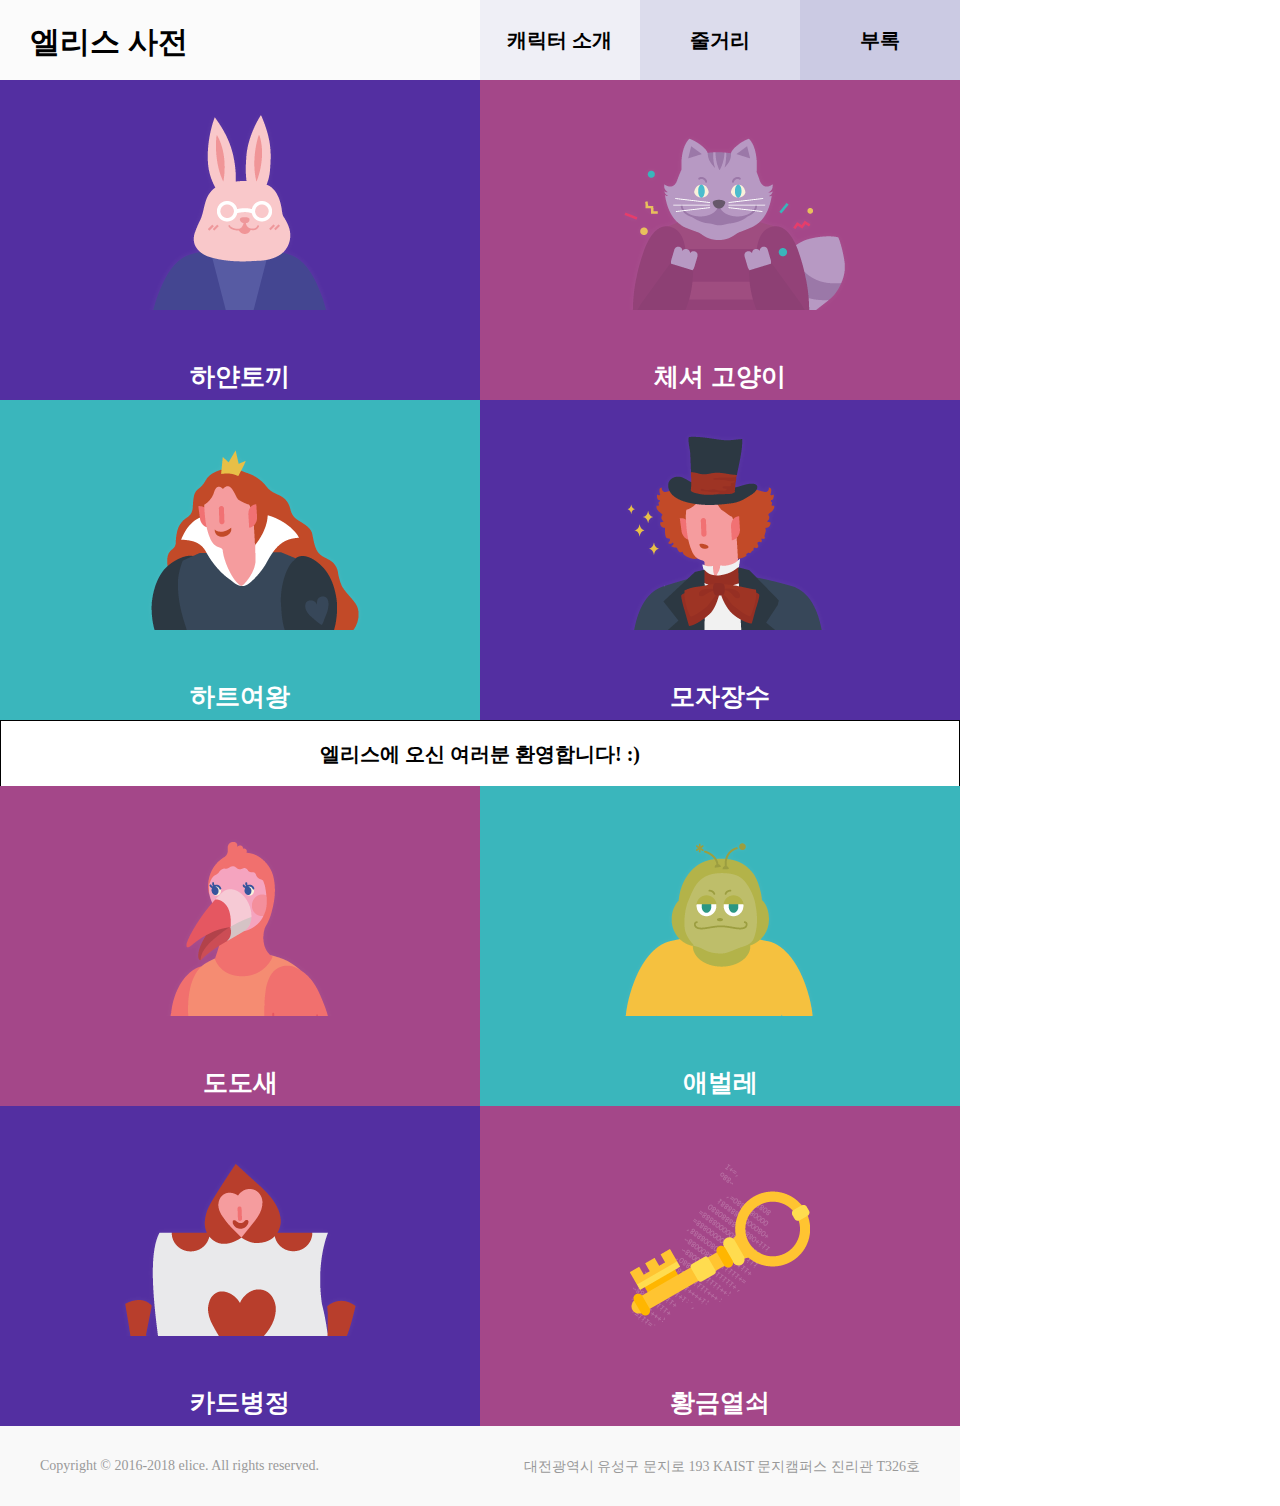
<file: 220912/index.html>
<!DOCTYPE html>
<html lang="en">
<head>
    <meta charset="UTF-8">
    <meta http-equiv="X-UA-Compatible" content="IE=edge">
    <meta name="viewport" content="width=device-width, initial-scale=1.0">
    <title>엘리스 쇼핑몰 실습 복습하기</title>
    <link rel="stylesheet" href="index.css">
</head>
<body>
    <div class="container">
        <header id = "intro">
            <h1>
                <a href="https://academy.elice.io/">엘리스 사전</a>
            </h1>

            <nav>
                <ul>
                    <li class="one"><a href="#">캐릭터 소개</a></li>
                    <li class="two"><a href="#">줄거리</a></li>
                    <li class="three"><a href="#">부록</a></li>
                </ul>
            </nav>
        </header> 
        
        <main role="main" id="main">
            <article class = "one">
                <a href="#">
                    <img src="img/image1.png" alt="White Rabbit">
                    <h2>하얀토끼</h2>
                </a>
            </article>

            <article class="two">
                <a href="#">
                    <img src="img/image2.png" alt="Chesire Cat">
                    <h2>체셔 고양이</h2>
                </a>
            </article>

            <article class="three">
                <a href="#">
                    <img src="img/image3.png" alt="Queen of Hearts">
                    <h2>하트여왕</h2>
                </a>
            </article>

            <article class="one">
                <a href="#">
                    <img src="img/image4.png" alt="Mad Hatter">
                    <h2>모자장수</h2>
                </a>
            </article>

            <article class="text">
                <p>엘리스에 오신 여러분 환영합니다! :)</p>
            </article>

            <article class="two">
                <a href="#">
                    <img src="img/image5.png" alt="Dodo">
                    <h2>도도새</h2>
                </a>
            </article>

            <article class="three">
                <a href="#">
                    <img src="img/image6.png" alt="Caterpillar">
                    <h2>애벌레</h2>
                </a>
            </article>
            
            <article class="one">
                <a href="#">
                    <img src="img/image7.png" alt="Card Soldier">
                    <h2>카드병정</h2>
                </a>
            </article>
    
            <article class="two">
                <a href="#">
                    <img src="img/image8.png" alt="Golden Key">
                    <h2>황금열쇠</h2>
                </a>
            </article>
    
        </main>
        
        <footer id="footer">
            
            <div class="copyright">
                <p>Copyright © 2016-2018 elice. All rights reserved.</p>
            </div>

            <div class="address">
                <p>대전광역시 유성구 문지로 193 KAIST 문지캠퍼스 진리관 T326호</p>
            </div>
        </footer>

    </div>
</body>
</html>
</file>
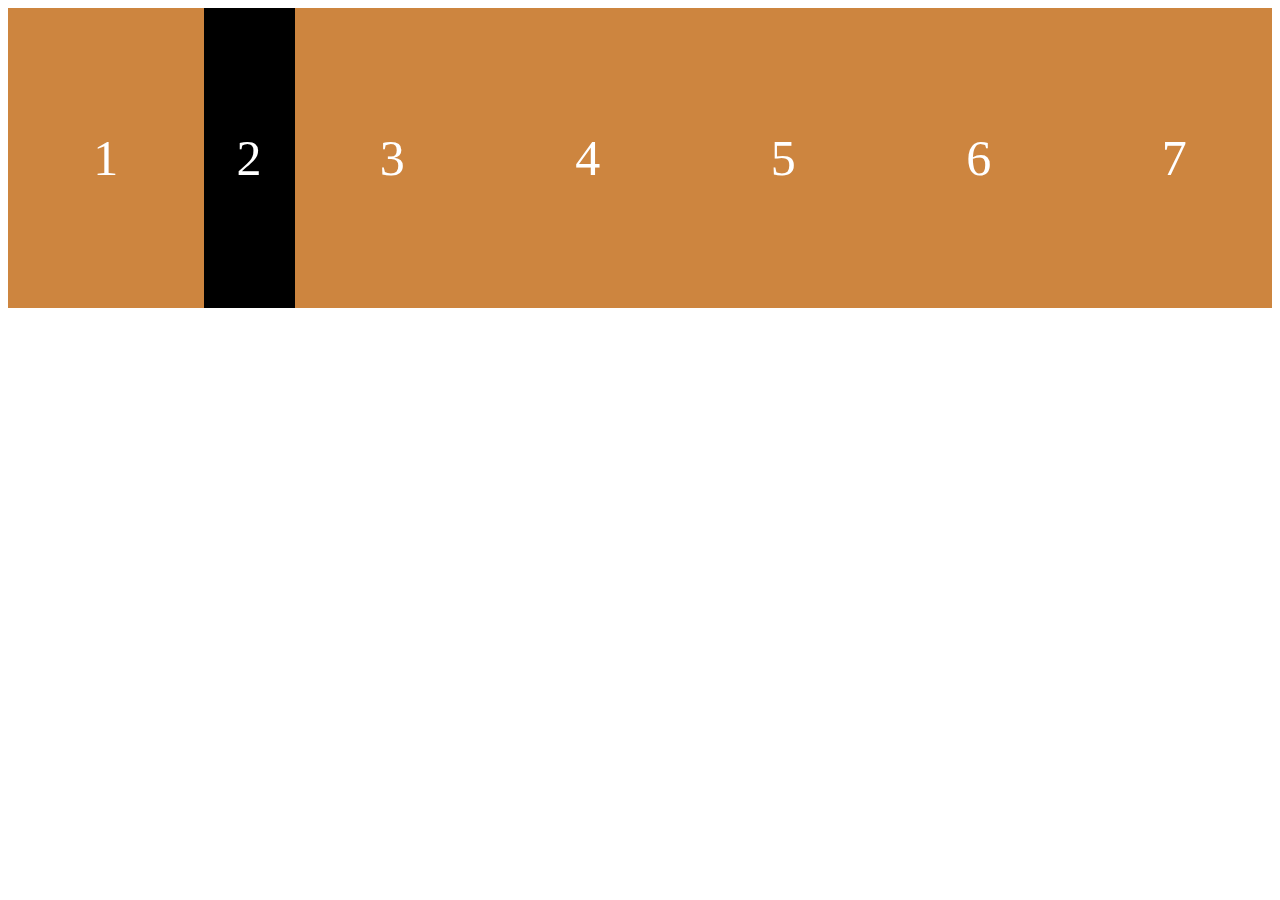
<file: REVIEW/flexbox1/flexbox1.html>
<!DOCTYPE html>
<html lang="en">
<head>
    <meta charset="UTF-8">
    <meta http-equiv="X-UA-Compatible" content="IE=edge">
    <meta name="viewport" content="width=device-width, initial-scale=1.0">
    <link rel="stylesheet" href="flexbox1.css">
    <title>FlexBox1</title>
</head>
<body>
    <div class="father">
        <div class="child">1</div>
        <div class="child">2</div>
        <div class="child">3</div>
        <div class="child">4</div>
        <div class="child">5</div>
        <div class="child">6</div>
        <div class="child">7</div>
    </div>
</body>
</html>
</file>
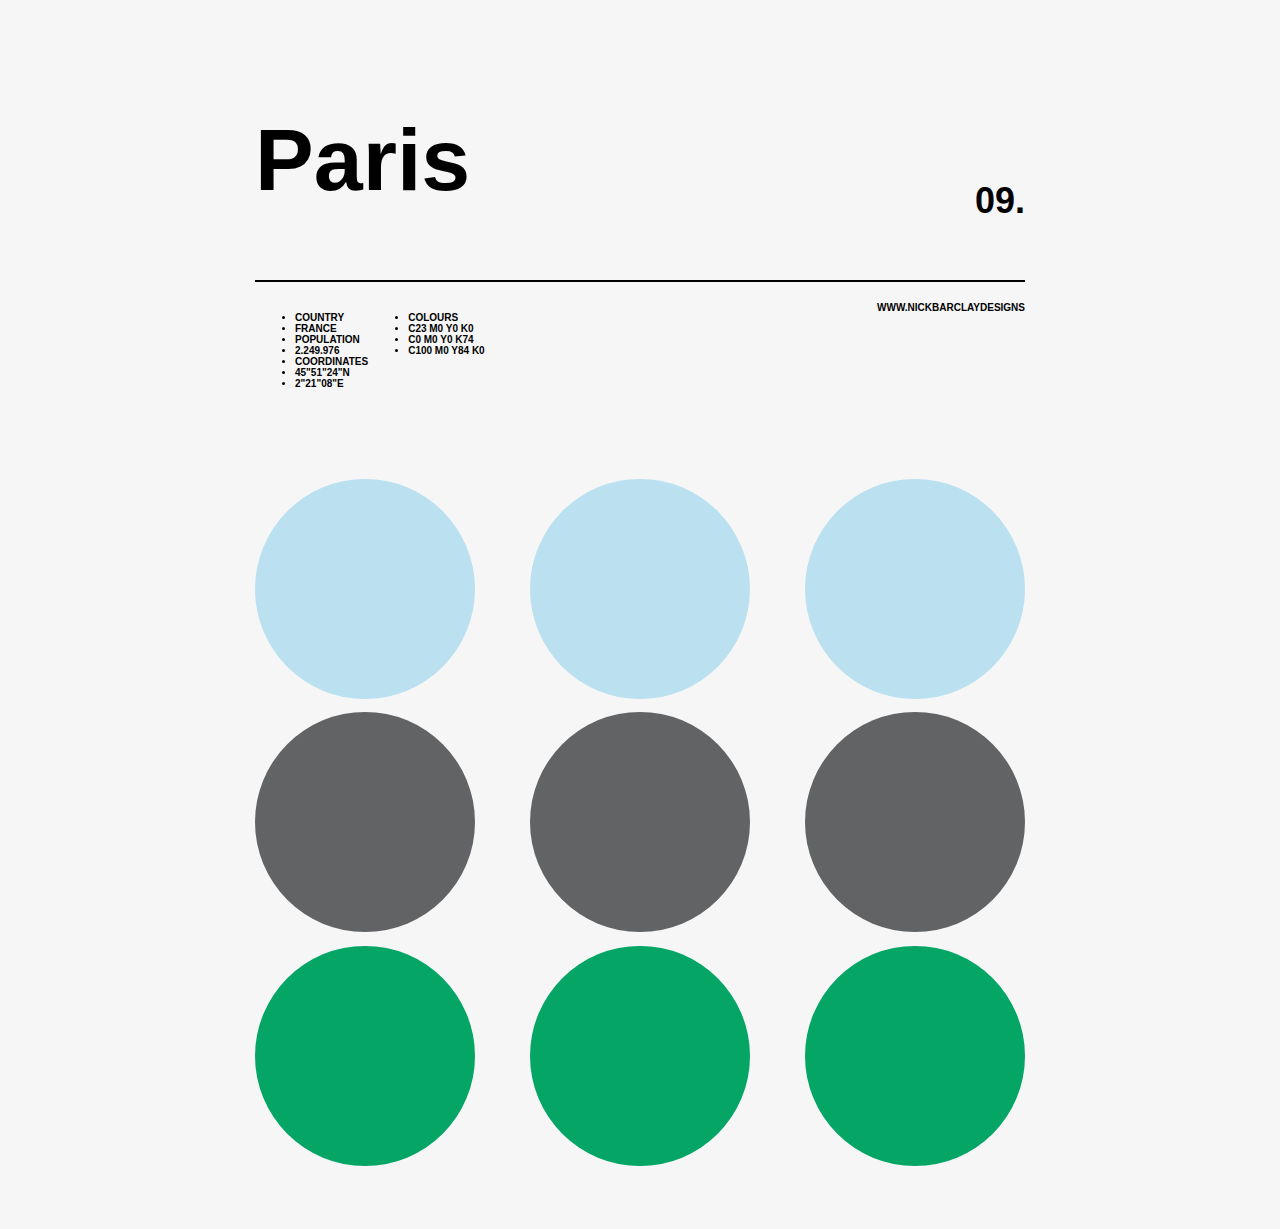
<file: REVIEW/flexbox2/flexbox2.html>
<!DOCTYPE html>
<html lang="en">
<head>
    <meta charset="UTF-8">
    <meta http-equiv="X-UA-Compatible" content="IE=edge">
    <meta name="viewport" content="width=device-width, initial-scale=1.0">
    <link rel="stylesheet" href="flexbox2.css">
    <title>flexbox2</title>
</head>
<body>
    <header class="title-wrap">
        <h1 class="title-wrap-h1">Paris</h1>
        <h4 class="title-wrap-month">09.</h4>
    </header> 
    <section id="info">
        <div class="list-wrap">
            <ul>
                <li>COUNTRY</li>
                <li>FRANCE</li>
                <li>POPULATION</li>
                <li>2.249.976</li>
                <li>COORDINATES</li>
                <li>45"51"24"N</li>
                <li>2"21"08"E</li>
            </ul>
            <ul>
                <li>COLOURS</li>
                <li>C23 M0 Y0 K0</li>
                <li>C0 M0 Y0 K74</li>
                <li>C100 M0 Y84 K0</li>
            </ul>
        </div>
        <span>WWW.NICKBARCLAYDESIGNS</span>
    </section>
    <section id="circles">
        <div class="circle blue"></div>
        <div class="circle blue"></div>
        <div class="circle blue"></div>
        <div class="circle gray"></div>
        <div class="circle gray"></div>
        <div class="circle gray"></div>
        <div class="circle green"></div>
        <div class="circle green"></div>
        <div class="circle green"></div>
    </section>
</body>
</html>
</file>
<file: 220912/index.css>
/* Default CSS */
*{
    margin: 0;
    padding: 0;
}
img{
    vertical-align: middle;
}

a{
    text-decoration: none;
    color: #000;
}

ol,ul {
    list-style: none;
}

.container{
    width: 960px;
}

/* header CSS */ 
#intro {
    width: 100%;
    height: 80px;
    background-color: yellow;
}

#intro h1 {
    float: left;
    width: 50%;
    height: 80px;
    background-color: #fbfbfb;
}

#intro h1 a {
    display: block;
    padding: 22px 0 0  30px;
    font-size: 30px;
}

#intro nav{
    float: right;
    width: 50%;
    height: 80px;
    background-color: pink;
}

#intro nav ul li{
    width: 33.33333%;
    height: 80px;

    float: left;
    text-align: center;
    line-height: 80px;
}

#intro nav ul li.one {
    background-color: #efeff6;
}

#intro nav ul li.two {
    background-color: #dcdcec;
}

#intro nav ul li.three {
    background-color: #cbcae3;
}

#intro nav ul li a {
    font-size: 20px;
    font-weight: bold;
    transition : color 0.3s ; 
}

#intro nav ul li a:hover {
    color : #917f7f;
}

/*Main CSS */ 
#main article{
    width: 50%;
    height: 320px;

    float: left;
}

#main article a{
    display: block;

    width: 100%;
    height: 100%;
}

#main article.one {
    background-color: #532fa1;
}

#main article.two {
    background-color: #a44789;
}

#main article.three {
    background-color: #3ab6bc;
}

#main article img{
    width: 100%;
}

#main article h2 {
    color: #fff;
    font-size: 25px;
    
    text-align: center;
    padding: 10px 0;
}

#main article.text {
    width: 100%;
    height: 66px;
}

#main article.text p{
    text-align: center;
    font-size: 20px;
    font-weight: bold;

    padding :20px 0; 

    border: solid 1px #000;
}

/* Footer CSS */

#footer {
    clear: both;

    width: 100%;
    height: 80px;
    background-color: #f9f9f9;

}

#footer .copyright{
    float : left; 
    width: 50%;
}

#footer .adress{
    float: right;
    width: 50%;
}

#footer .copyright p {
    font-size: 14px;
    color: #999;
    padding: 32px 0 0 40px; 
}

#footer .address p {
    font-size: 14px;
    color: #999;
    padding: 32px 40px 0 0 ;

    text-align: right;
}

#main article.one,
#main article.two,
#main article.three {
    transition: background-color 0.3s; 
}

#main article.one:hover{
    background-color :#8683bd;
}

#main article.two:hover{
    background-color :#bf7eac;
}

#main article.three:hover{
    background-color :#75ccd0;
}

#main article img{
    transition: all 0.3s; 
}

#main article img:hover{
    transform: scale(1.1);
}

@media (min-width: 320px) and (max-width: 800px){
    .container {
        width: 640px;
    }

    #intro {
        height: 160px;
    }

    #intro h1 {
        width: 100%;
    }

    #intro h1 a {
        text-align: center;
        padding: 22px 0 0 0;
    }

    #intro nav{
        width: 100%;
    }

    #main article{
        width: 100%;
        height: 420px;
    } 

    #footer{
        padding: 30px 0;
    }

    #footer .copyright,
    #footer .address{
        width: 100%;
    }

    #footer .copyright p,
    #footer .address p {
        text-align: center;
        padding: 0;
    }

    #footer .address p {
        padding-top: 20px;
    }
}
</file>
<file: REVIEW/flexbox1/flexbox1.css>
.father{
    display: flex;
    /* flex-direction: column; */

    justify-content: space-around;
    /* align-items: center; */
    /* height: 100vh;  */
    /* flex-wrap: wrap; */

}


.child {
    background: peru;
    width: 300px;
    height: 300px;
    color: white;
    font-size: 50px;
    display: flex;
    justify-content: center;
    align-items: center;
}

.child:nth-child(2){
    background: black;
    flex-shrink: 2;
    /* align-self: center; */
    /* order: 1; */
}
</file>
<file: REVIEW/flexbox2/flexbox2.css>
body{
    background-color: #f6f6f6;
    padding: 50px 25px;
    font-family: -apple-system, BlinkMacSystemFont, "Segoe UI", Roboto, Oxygen,
    Ubuntu, Cantarell, "Open Sans", "Helvetica Neue", sans-serif;
    max-width: 770px;
    width: 100%;
    margin: 0 auto;
}

header{
    display: flex;
    justify-content: space-between;
    align-items: flex-end;
    padding-bottom: 10px;
    border-bottom: 2px solid black;
    margin-bottom: 20px;
}

.title-wrap-h1{
    font-size: 88px;
    font-weight: bold;
}

.title-wrap-month{
    font-size: 36px;
    font-weight: bold;
}

#info{
    display: flex;
    justify-content: space-between;
    font-size: 10px;
    text-transform: uppercase;
    font-weight: 600;
}

#info>div{
   display: flex;
}

#circles{
    margin-top:80px;
    display: flex;
    justify-content: space-between;
    flex-wrap: wrap;
    min-height: 700px;
}

.circle{
    flex-basis: 220px;
    height: 220px;
    border-radius: 110px;
}


.blue {
    background-color: #bbe1f0;
  }
  
  .gray {
    background-color: #616365;
  }
  
  .green {
    background-color: #04a565;
  }

  
/* #circles div:nth-child(1),
#circles div:nth-child(2),
#circles div:nth-child(3) {
  background-color:#BBE1F0;
}

#circles div:nth-child(4),
#circles div:nth-child(5),
#circles div:nth-child(6) {
  background-color:#616365;
}

#circles div:nth-child(7),
#circles div:nth-child(8),
#circles div:nth-child(9) {
  background-color:#04A565;
} */
</file>
